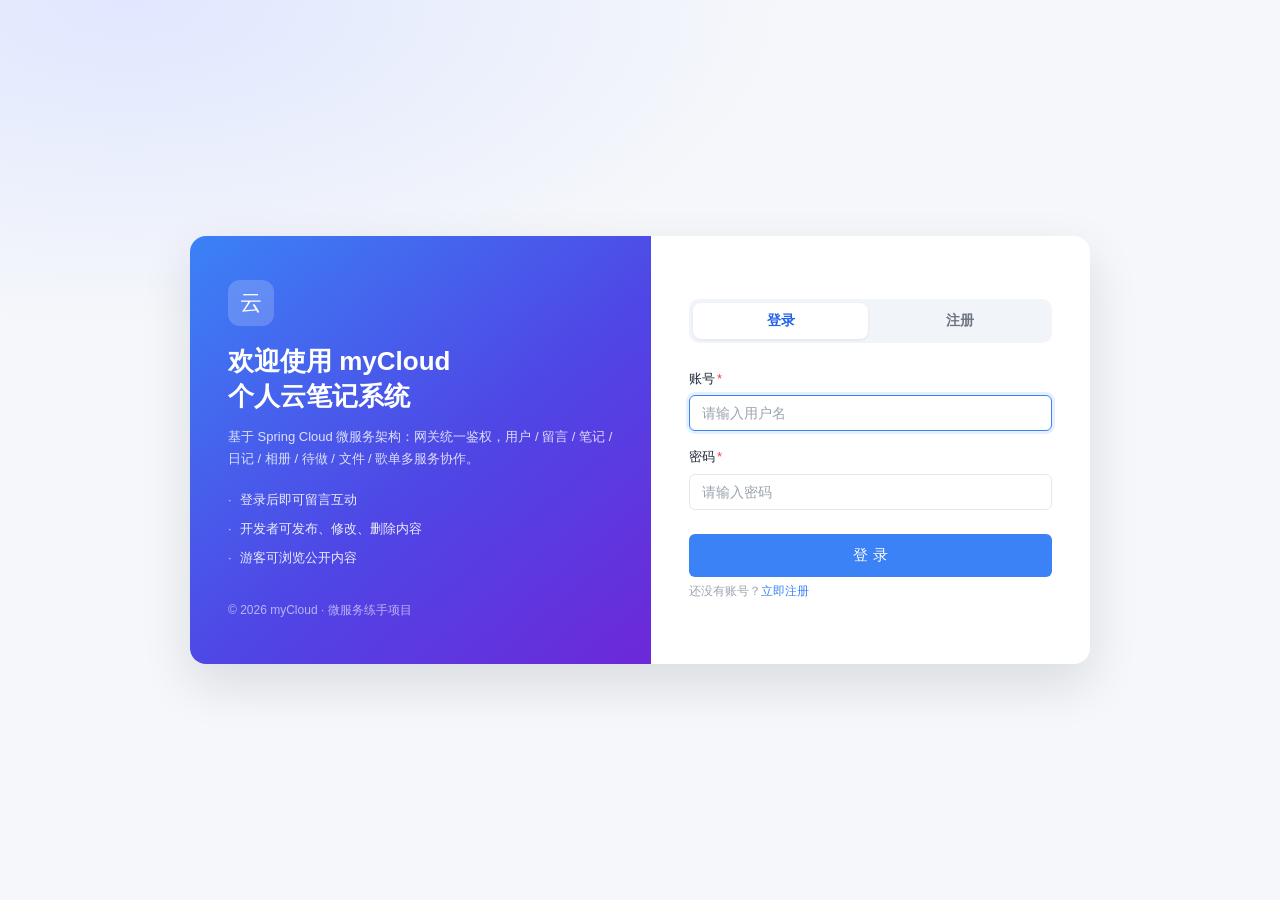
<file: myCloud-web/index.html>
<!DOCTYPE html>
<html lang="zh-CN">
<head>
  <meta charset="UTF-8">
  <meta name="viewport" content="width=device-width, initial-scale=1">
  <title>登录 · myCloud</title>
  <link rel="stylesheet" href="css/base.css?v=20261128f">
  <link rel="stylesheet" href="css/layout.css?v=20261128f">
  <style>
    body.auth-page {
      display: grid;
      place-items: center;
      min-height: 100vh;
      background: radial-gradient(1200px 600px at 10% 0%, #e0e7ff 0%, #f5f7fa 55%);
    }
    .auth-wrap {
      width: 100%;
      max-width: 900px;
      display: grid;
      grid-template-columns: 1.05fr 1fr;
      margin: 24px;
      background: #fff;
      border-radius: 16px;
      overflow: hidden;
      box-shadow: 0 20px 50px rgba(15, 23, 42, .12);
    }
    .auth-intro {
      padding: 44px 38px;
      color: #fff;
      background: linear-gradient(140deg, #3b82f6 0%, #4f46e5 55%, #6d28d9 100%);
      display: flex;
      flex-direction: column;
      justify-content: space-between;
      gap: 32px;
    }
    .auth-intro .logo-lg {
      display: inline-grid;
      place-items: center;
      width: 46px;
      height: 46px;
      border-radius: 12px;
      background: rgba(255, 255, 255, .18);
      font-size: 22px;
      margin-bottom: 18px;
    }
    .auth-intro h1 { font-size: 26px; line-height: 1.35; }
    .auth-intro p { margin-top: 12px; font-size: 13px; color: rgba(255, 255, 255, .82); line-height: 1.7; }
    .auth-intro ul { margin-top: 20px; display: grid; gap: 8px; font-size: 13px; color: rgba(255, 255, 255, .9); }
    .auth-intro li::before { content: '·'; margin-right: 8px; color: rgba(255, 255, 255, .7); }
    .auth-foot { font-size: 12px; color: rgba(255, 255, 255, .6); }

    .auth-panel { padding: 40px 38px; display: flex; flex-direction: column; justify-content: center; }
    .auth-tabs {
      display: grid;
      grid-template-columns: 1fr 1fr;
      gap: 4px;
      padding: 4px;
      margin-bottom: 26px;
      background: #f1f5f9;
      border-radius: 10px;
    }
    .auth-tabs button {
      padding: 9px;
      border: none;
      border-radius: 8px;
      background: transparent;
      color: var(--text-sub);
      font-weight: 600;
      cursor: pointer;
      transition: all .18s ease;
    }
    .auth-tabs button.active { background: #fff; color: var(--primary-dark); box-shadow: var(--shadow); }

    .captcha-box {
      flex: 0 0 116px;
      height: 40px;
      display: grid;
      place-items: center;
      border: 1px solid var(--border);
      border-radius: var(--radius-sm);
      background: #f8fafc;
      font-family: "Courier New", monospace;
      font-size: 17px;
      font-weight: 700;
      letter-spacing: 3px;
      color: var(--primary-dark);
      cursor: pointer;
      user-select: none;
    }
    .captcha-box:hover { border-color: var(--primary); }
    .captcha-box.loading { color: var(--text-light); letter-spacing: 0; font-size: 12px; }

    @media (max-width: 860px) {
      .auth-wrap { grid-template-columns: 1fr; max-width: 460px; }
      .auth-intro { display: none; }
      .auth-panel { padding: 32px 24px; }
    }
  </style>
</head>
<body class="auth-page">

<div class="auth-wrap">
  <!-- 左侧品牌介绍 -->
  <aside class="auth-intro">
    <div>
      <div class="logo-lg">云</div>
      <h1>欢迎使用 myCloud<br>个人云笔记系统</h1>
      <p>基于 Spring Cloud 微服务架构：网关统一鉴权，用户 / 留言 / 笔记 / 日记 / 相册 / 待做 / 文件 / 歌单多服务协作。</p>
      <ul>
        <li>登录后即可留言互动</li>
        <li>开发者可发布、修改、删除内容</li>
        <li>游客可浏览公开内容</li>
      </ul>
    </div>
    <div class="auth-foot">© 2026 myCloud · 微服务练手项目</div>
  </aside>

  <!-- 右侧登录 / 注册 -->
  <main class="auth-panel">
    <div class="auth-tabs">
      <button type="button" id="tabLogin" class="active">登录</button>
      <button type="button" id="tabRegister">注册</button>
    </div>

    <!-- 登录 -->
    <form id="loginForm" autocomplete="on" novalidate>
      <div class="form-item">
        <label class="form-label" for="loginUsername">账号<span class="required">*</span></label>
        <input class="input" id="loginUsername" name="username" placeholder="请输入用户名" autocomplete="username">
      </div>
      <div class="form-item">
        <label class="form-label" for="loginPassword">密码<span class="required">*</span></label>
        <input class="input" id="loginPassword" name="password" type="password" placeholder="请输入密码" autocomplete="current-password">
      </div>
      <div class="form-error hidden" id="loginErr"></div>
      <button class="btn btn-primary btn-block btn-lg mt-8" type="submit" id="btnLogin">登 录</button>
      <p class="form-tip mt-16">还没有账号？<a href="javascript:;" id="linkToRegister">立即注册</a></p>
    </form>

    <!-- 注册 -->
    <form id="registerForm" class="hidden" autocomplete="on" novalidate>
      <div class="form-item">
        <label class="form-label" for="regUsername">账号<span class="required">*</span></label>
        <input class="input" id="regUsername" name="username" placeholder="请输入用户名" autocomplete="username">
      </div>
      <div class="form-item">
        <label class="form-label" for="regPassword">密码<span class="required">*</span></label>
        <input class="input" id="regPassword" name="password" type="password" placeholder="至少 6 位" autocomplete="new-password">
      </div>
      <div class="form-item">
        <label class="form-label" for="regPassword2">确认密码<span class="required">*</span></label>
        <input class="input" id="regPassword2" name="password2" type="password" placeholder="请再次输入密码" autocomplete="new-password">
      </div>
      <div class="form-item">
        <label class="form-label" for="regPhone">手机号<span class="required">*</span></label>
        <input class="input" id="regPhone" name="phone" placeholder="11 位手机号" maxlength="11">
      </div>
      <div class="form-item">
        <label class="form-label" for="regCaptcha">验证码<span class="required">*</span></label>
        <div class="input-row">
          <input class="input" id="regCaptcha" name="captcha" placeholder="请输入右侧验证码" maxlength="8">
          <div class="captcha-box" id="captchaBox" title="点击刷新验证码">点击获取</div>
        </div>
        <p class="form-tip">验证码 5 分钟内有效，点击方块可刷新</p>
      </div>
      <input type="hidden" id="regCaptchaKey">
      <div class="form-error hidden" id="registerErr"></div>
      <button class="btn btn-primary btn-block btn-lg mt-8" type="submit" id="btnRegister">注 册</button>
      <p class="form-tip mt-16">已有账号？<a href="javascript:;" id="linkToLogin">返回登录</a></p>
    </form>
  </main>
</div>

<script src="js/config.js?v=20261128f"></script>
<script src="js/ui.js?v=20261128f"></script>
<script src="js/request.js?v=20261128f"></script>
<script src="js/auth.js?v=20261128f"></script>
<script src="js/pages/login.js?v=20261128f"></script>
</body>
</html>
</file>
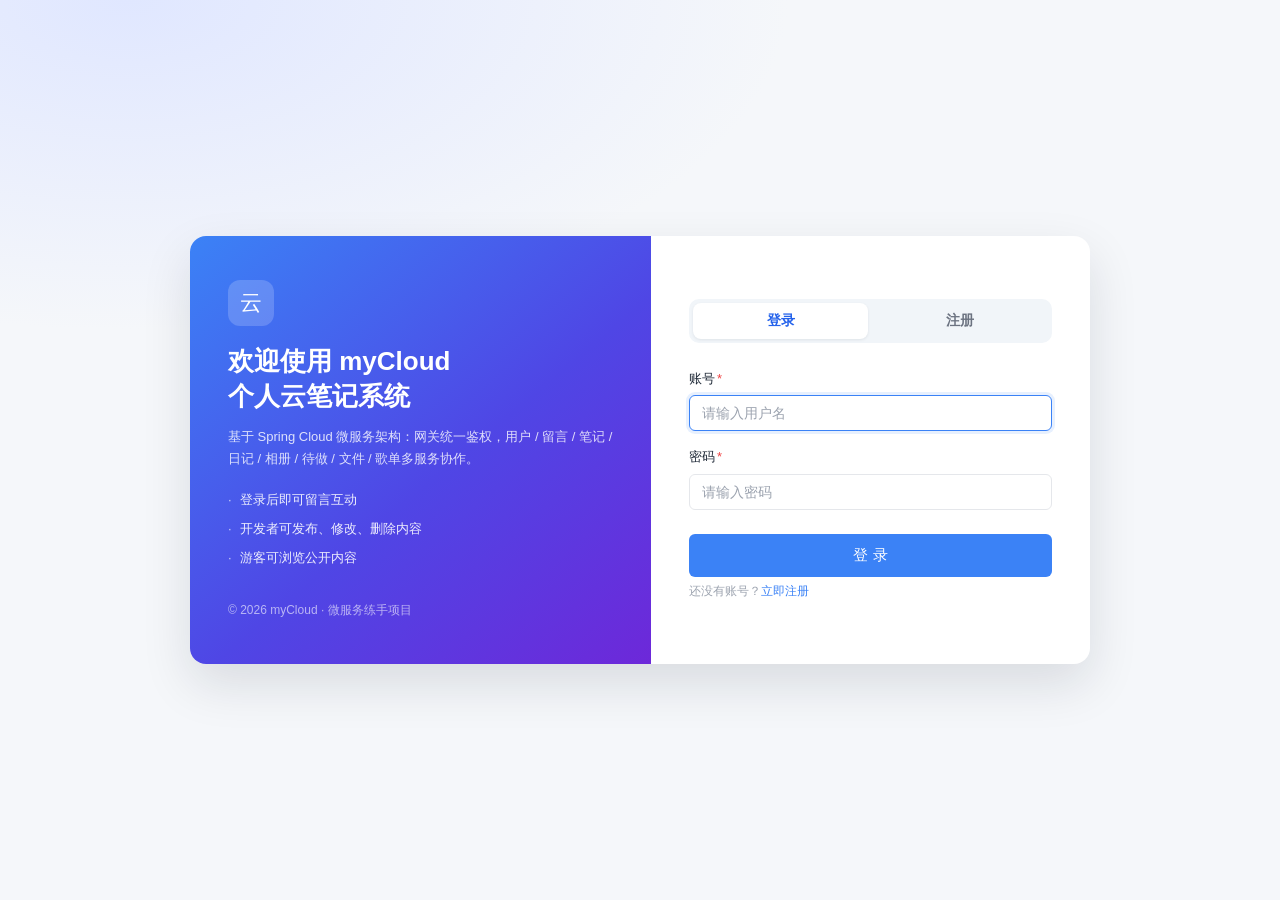
<file: myCloud-web/album.html>
<!DOCTYPE html>
<html lang="zh-CN">
<head>
  <meta charset="UTF-8">
  <meta name="viewport" content="width=device-width, initial-scale=1">
  <title>相册 · myCloud</title>
  <link rel="stylesheet" href="css/base.css?v=20261128f">
  <link rel="stylesheet" href="css/layout.css?v=20261128f">
</head>
<body>

<header class="topbar" id="topbar"></header>

<main class="container">
  <div class="page-head">
    <div>
      <h3 class="page-title">相册</h3>
      <p class="page-desc">
        对应接口：<code>/album</code>（列表 / 上传，multipart/form-data）、
        <code>/album/{photoId}</code>（查看）、<code>/album/rm/{photoId}</code>（删除）
      </p>
    </div>
    <button class="btn btn-primary" id="btnUpload" type="button">+ 上传照片</button>
  </div>

  <section class="card">
    <div class="card-head">
      <span id="albumTitle">照片墙</span>
      <button class="btn btn-ghost btn-sm" id="btnRefresh" type="button">刷新</button>
    </div>
    <div class="card-body">
      <div class="photo-grid" id="photoGrid"></div>
      <div class="load-more" id="loadMoreWrap"></div>
    </div>
  </section>
</main>

<script src="js/config.js?v=20261128f"></script>
<script src="js/ui.js?v=20261128f"></script>
<script src="js/request.js?v=20261128f"></script>
<script src="js/mock.js?v=20261128f"></script>
<script src="js/auth.js?v=20261128f"></script>
<script src="js/pages/album.js?v=20261128f"></script>
</body>
</html>
</file>
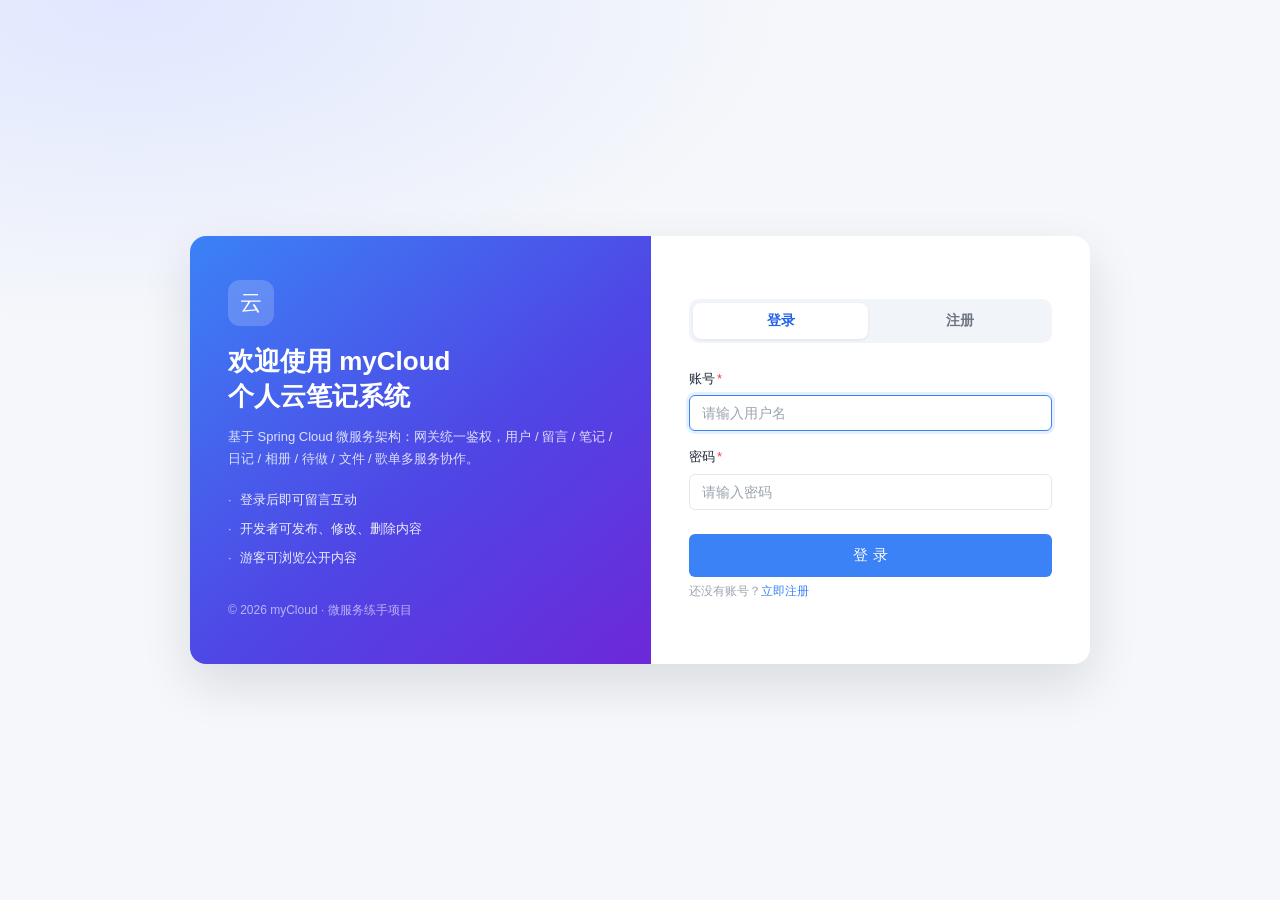
<file: myCloud-web/diary.html>
<!DOCTYPE html>
<html lang="zh-CN">
<head>
  <meta charset="UTF-8">
  <meta name="viewport" content="width=device-width, initial-scale=1">
  <title>日记本 · myCloud</title>
  <link rel="stylesheet" href="css/base.css?v=20261128f">
  <link rel="stylesheet" href="css/layout.css?v=20261128f">
</head>
<body>

<header class="topbar" id="topbar"></header>

<main class="container container-narrow">
  <div class="page-head">
    <div>
      <h3 class="page-title">日记本</h3>
      <p class="page-desc">
        对应接口：<code>/diary</code>（列表 / 写日记）、<code>/diary/{diaryId}</code>（查看 / 修改）、
        <code>/diary/rm/{diaryId}</code>（删除）
      </p>
    </div>
    <button class="btn btn-primary" id="btnNewDiary" type="button">+ 写日记</button>
  </div>

  <section class="card">
    <div class="card-head">
      <span>日记时间线</span>
      <button class="btn btn-ghost btn-sm" id="btnRefresh" type="button">刷新</button>
    </div>
    <div class="card-body">
      <div class="timeline" id="diaryList"></div>
      <div class="load-more" id="loadMoreWrap"></div>
    </div>
  </section>
</main>

<script src="js/config.js?v=20261128f"></script>
<script src="js/ui.js?v=20261128f"></script>
<script src="js/request.js?v=20261128f"></script>
<script src="js/mock.js?v=20261128f"></script>
<script src="js/auth.js?v=20261128f"></script>
<script src="js/pages/diary.js?v=20261128f"></script>
</body>
</html>
</file>
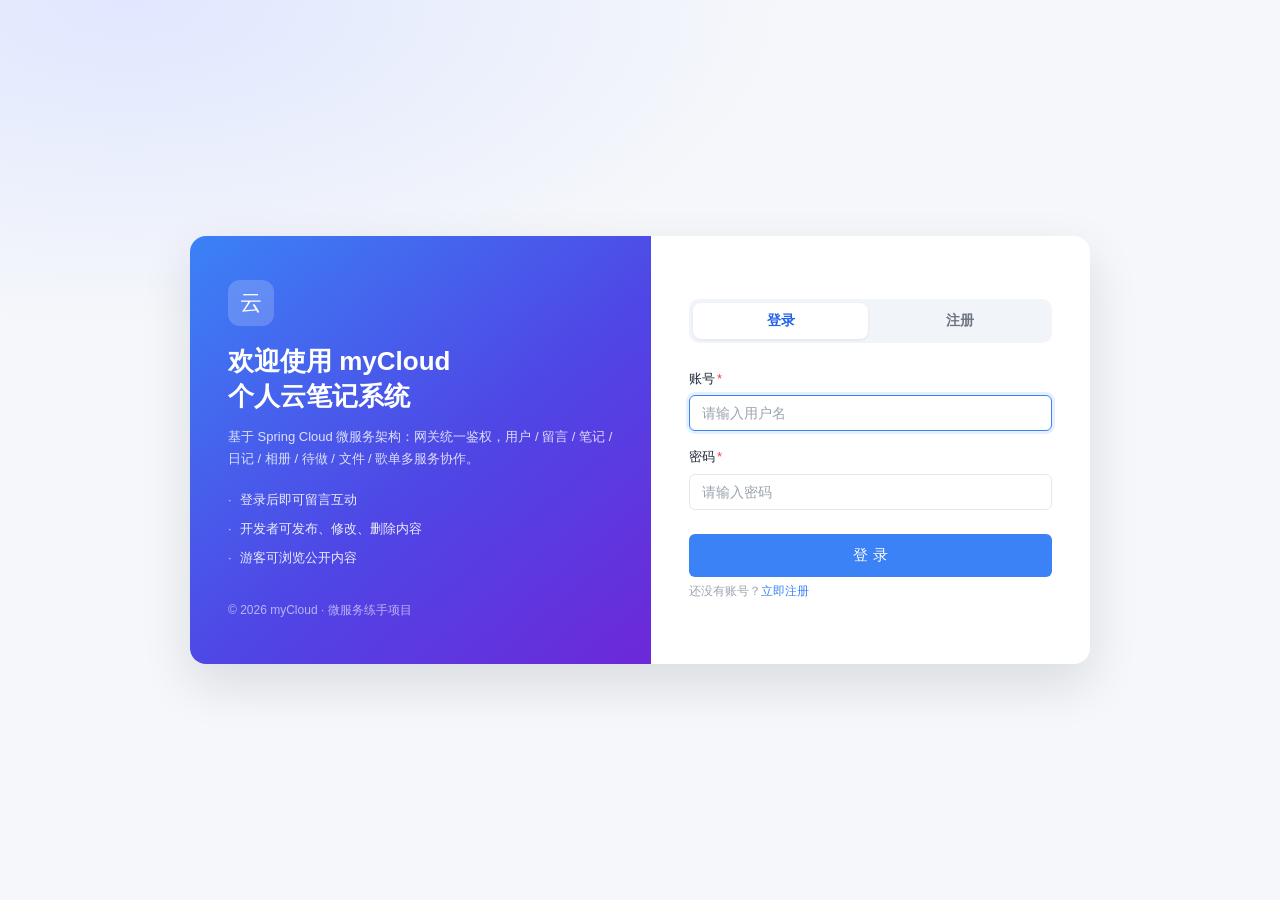
<file: myCloud-web/file.html>
<!DOCTYPE html>
<html lang="zh-CN">
<head>
  <meta charset="UTF-8">
  <meta name="viewport" content="width=device-width, initial-scale=1">
  <title>文件分享 · myCloud</title>
  <link rel="stylesheet" href="css/base.css?v=20261128f">
  <link rel="stylesheet" href="css/layout.css?v=20261128f">
</head>
<body>

<header class="topbar" id="topbar"></header>

<main class="container">
  <div class="page-head">
    <div>
      <h3 class="page-title">文件分享</h3>
      <p class="page-desc">
        对应接口：<code>/file</code>（列表 / 上传，multipart/form-data）、
        <code>/file/{fileId}</code>（下载）、<code>/file/rm/{fileId}</code>（删除）
      </p>
    </div>
    <button class="btn btn-primary" id="btnUpload" type="button">+ 上传文件</button>
  </div>

  <section class="card">
    <div class="card-head">
      <span>文件列表</span>
      <button class="btn btn-ghost btn-sm" id="btnRefresh" type="button">刷新</button>
    </div>
    <div class="card-body" style="padding:0">
      <table class="table">
        <thead>
          <tr>
            <th style="width:44px">#</th>
            <th>文件名</th>
            <th>描述</th>
            <th style="width:90px">大小</th>
            <th style="width:150px">上传时间</th>
            <th style="width:130px">操作</th>
          </tr>
        </thead>
        <tbody id="fileTableBody"></tbody>
      </table>
      <div class="load-more" id="loadMoreWrap"></div>
    </div>
  </section>
</main>

<script src="js/config.js?v=20261128f"></script>
<script src="js/ui.js?v=20261128f"></script>
<script src="js/request.js?v=20261128f"></script>
<script src="js/mock.js?v=20261128f"></script>
<script src="js/auth.js?v=20261128f"></script>
<script src="js/pages/file.js?v=20261128f"></script>
</body>
</html>
</file>
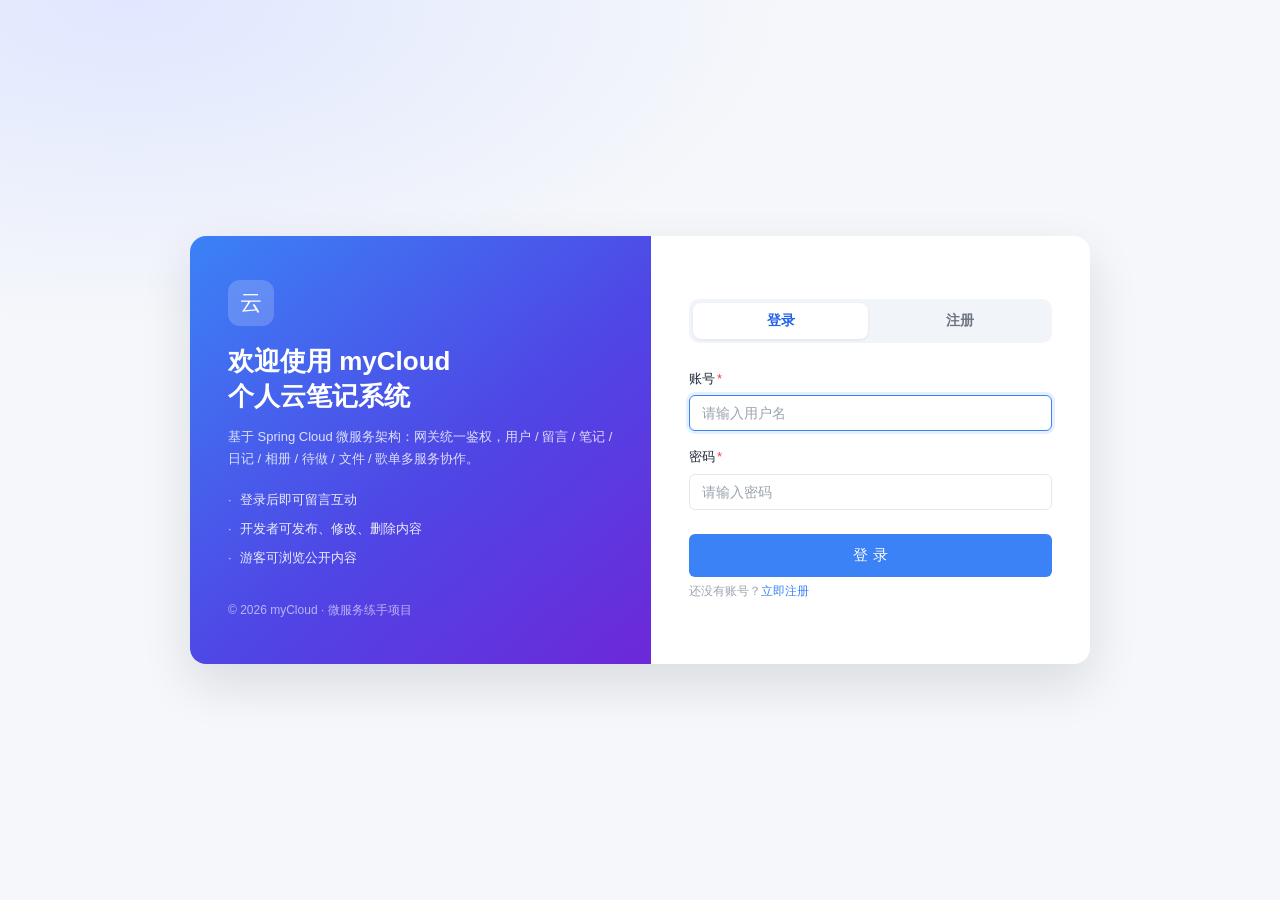
<file: myCloud-web/home.html>
<!DOCTYPE html>
<html lang="zh-CN">
<head>
  <meta charset="UTF-8">
  <meta name="viewport" content="width=device-width, initial-scale=1">
  <title>首页 · myCloud</title>
  <link rel="stylesheet" href="css/base.css?v=20261128f">
  <link rel="stylesheet" href="css/layout.css?v=20261128f">
</head>
<body>

<header class="topbar" id="topbar"></header>

<main class="container">
  <section class="card">
    <div class="card-body" style="display:flex;align-items:center;justify-content:space-between;gap:20px;flex-wrap:wrap">
      <div>
        <h2 class="page-title" id="welcome">你好</h2>
        <p class="page-desc" id="welcomeDesc">欢迎回到 myCloud，从下面选择你要进入的模块。</p>
      </div>
      <div class="text-sub" style="font-size:12px;text-align:right;line-height:1.9">
        <div>网关：<span id="gatewayAddr" class="text-success">—</span></div>
        <div>当前用户 ID：<span id="uidView">—</span></div>
      </div>
    </div>
  </section>

  <div class="page-head mt-24">
    <div>
      <h3 class="page-title">核心功能</h3>
      <p class="page-desc">带宽度的「开发中」角标表示该模块后端接口尚未实现，页面暂时展示示例数据。</p>
    </div>
  </div>

  <div class="grid" id="moduleGrid"></div>
</main>

<script src="js/config.js?v=20261128f"></script>
<script src="js/ui.js?v=20261128f"></script>
<script src="js/request.js?v=20261128f"></script>
<script src="js/auth.js?v=20261128f"></script>
<script>
  (function () {
    if (!Auth.requireLogin()) return;
    Auth.initTopbar('home');

    const user = Auth.getUser() || {};
    const name = user.username || '朋友';
    document.getElementById('welcome').textContent = '你好，' + name;
    document.getElementById('gatewayAddr').textContent = CONFIG.BASE_URL;
    const uid = Auth.currentUserId();
    document.getElementById('uidView').textContent = uid === null ? '—（token 中未解析到）' : uid;

    const grid = document.getElementById('moduleGrid');
    grid.innerHTML = Auth.MODULES.map(function (m) {
      return '' +
        '<a class="module-card" href="' + Auth.pageUrl(m.page) + '">' +
          (m.done ? '' : '<span class="badge badge-dev badge-corner">开发中</span>') +
          '<div class="module-icon">' + m.icon + '</div>' +
          '<div class="module-name">' + UI.escapeHtml(m.name) + '</div>' +
          '<div class="module-desc">' + UI.escapeHtml(m.desc) + '</div>' +
        '</a>';
    }).join('');
  })();
</script>
</body>
</html>
</file>
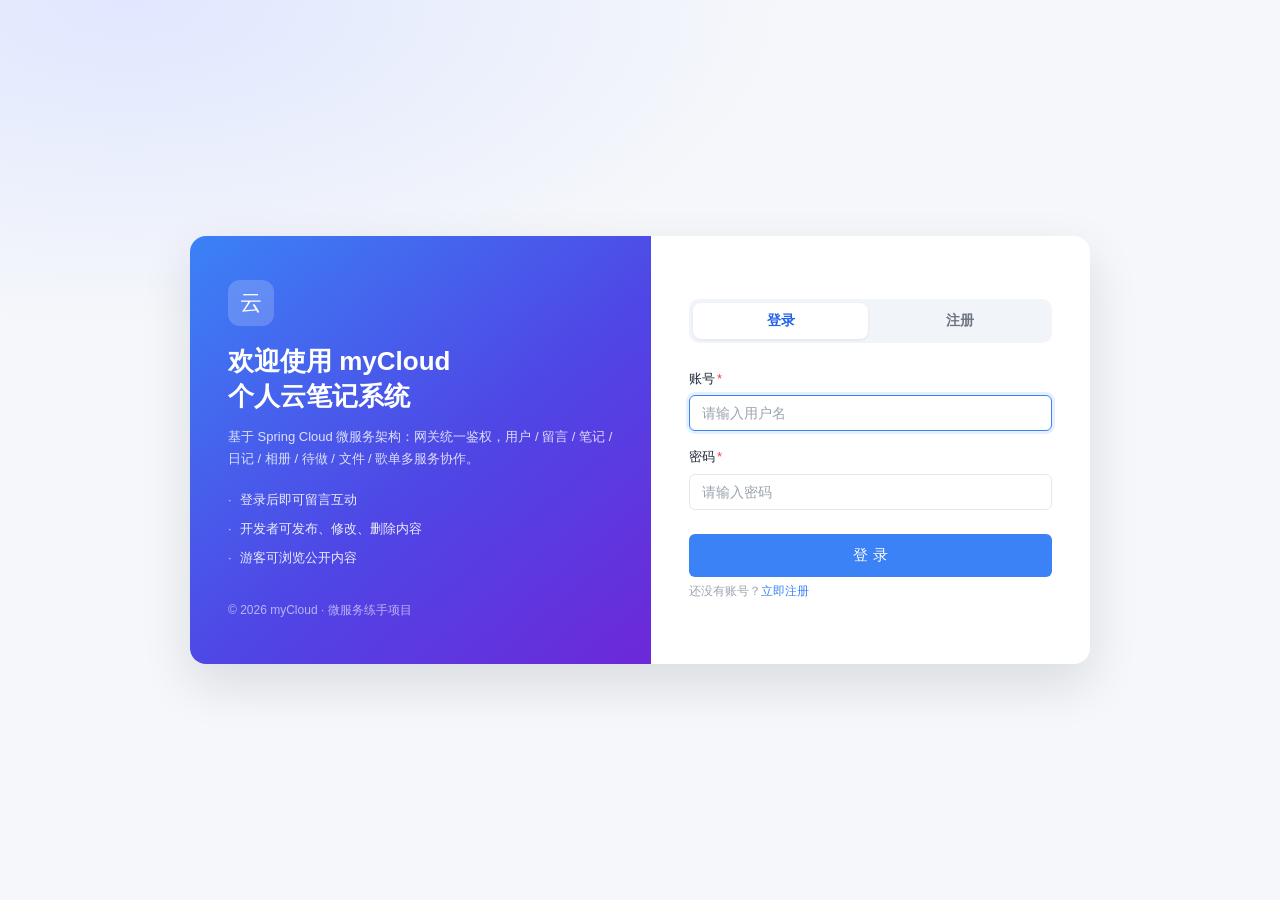
<file: myCloud-web/message.html>
<!DOCTYPE html>
<html lang="zh-CN">
<head>
  <meta charset="UTF-8">
  <meta name="viewport" content="width=device-width, initial-scale=1">
  <title>留言板 · myCloud</title>
  <link rel="stylesheet" href="css/base.css?v=20261128f">
  <link rel="stylesheet" href="css/layout.css?v=20261128f">
</head>
<body>

<header class="topbar" id="topbar"></header>

<main class="container container-narrow">
  <div class="page-head">
    <div>
      <h3 class="page-title">留言板</h3>
      <p class="page-desc">登录后可发布留言，支持游标分页加载与删除（软删除，status 置为已删除）。</p>
    </div>
  </div>

  <!-- 发布留言 -->
  <section class="card">
    <div class="card-head"><span>发布留言</span></div>
    <div class="card-body">
      <textarea id="messageInput" class="textarea" rows="3" maxlength="500"
                placeholder="说点什么吧…（最多 500 字）"></textarea>
      <div style="display:flex;justify-content:space-between;align-items:center;margin-top:10px">
        <span class="text-sub" style="font-size:12px"><span id="charCount">0</span>/500</span>
        <button class="btn btn-primary" id="btnSend" type="button">发布</button>
      </div>
    </div>
  </section>

  <!-- 留言列表 -->
  <section class="card">
    <div class="card-head">
      <span id="listTitle">全部留言</span>
      <div style="display:flex;gap:8px;align-items:center">
        <input class="input" id="filterUserId" placeholder="按用户ID筛选" inputmode="numeric"
               style="width:120px;padding:5px 8px">
        <button class="btn btn-ghost btn-sm" id="btnFilter" type="button">筛选</button>
        <button class="btn btn-ghost btn-sm" id="btnRefresh" type="button">刷新</button>
      </div>
    </div>
    <div class="card-body">
      <div id="messageList"></div>
      <div class="load-more" id="loadMoreWrap"></div>
    </div>
  </section>
</main>

<script src="js/config.js?v=20261128f"></script>
<script src="js/ui.js?v=20261128f"></script>
<script src="js/request.js?v=20261128f"></script>
<script src="js/auth.js?v=20261128f"></script>
<script src="js/pages/message.js?v=20261128f"></script>
</body>
</html>
</file>
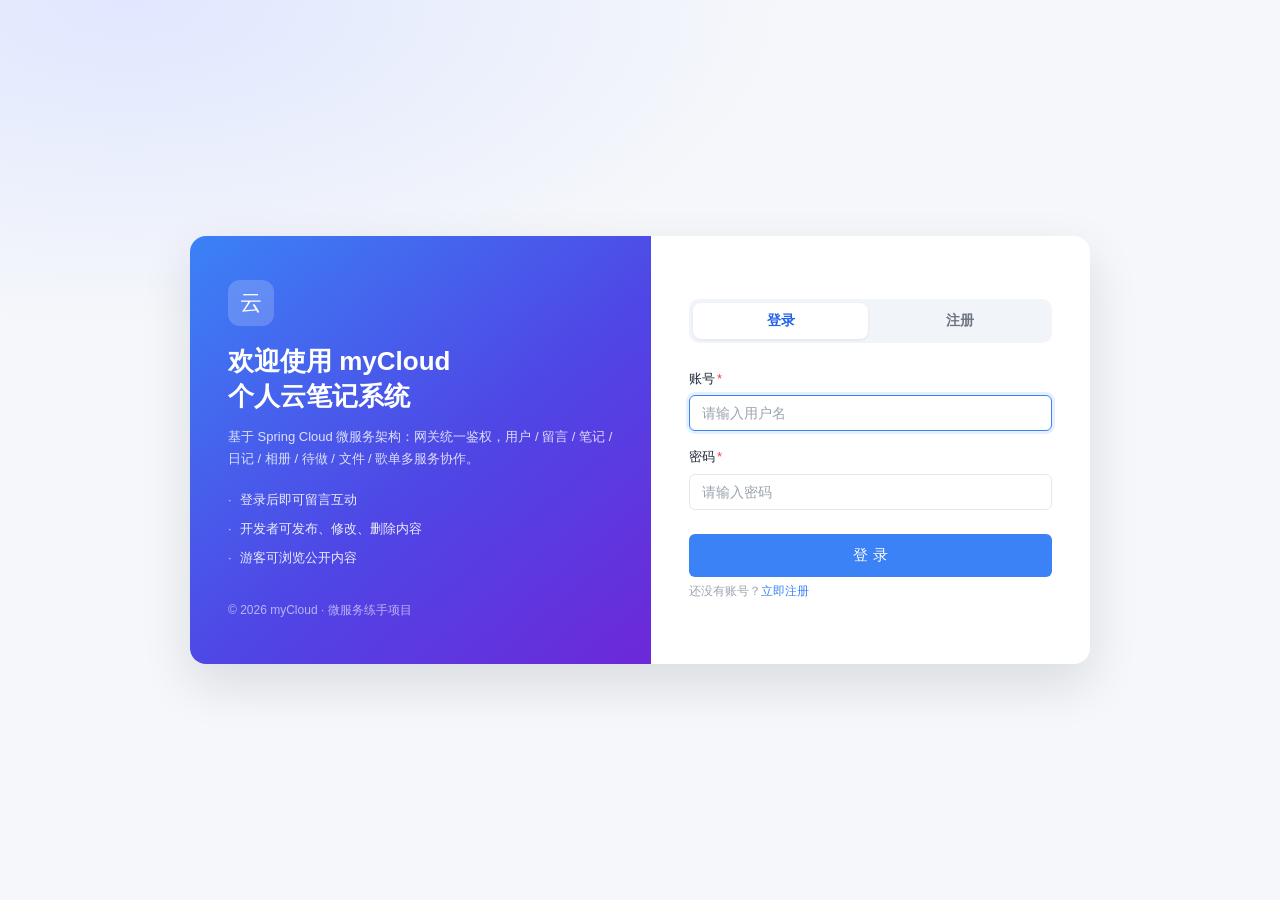
<file: myCloud-web/note.html>
<!DOCTYPE html>
<html lang="zh-CN">
<head>
  <meta charset="UTF-8">
  <meta name="viewport" content="width=device-width, initial-scale=1">
  <title>笔记本 · myCloud</title>
  <link rel="stylesheet" href="css/base.css?v=20261128f">
  <link rel="stylesheet" href="css/layout.css?v=20261128f">
</head>
<body>

<header class="topbar" id="topbar"></header>

<main class="container">
  <div class="page-head">
    <div>
      <h3 class="page-title">笔记本</h3>
      <p class="page-desc">
        对应接口：<code>/note</code>（列表 / 新建）、<code>/note/{noteId}</code>（查看 / 修改）、
        <code>/note/group</code>（新建分组）、<code>/note/{noteId}/group?typeId=</code>（分组归类）、
        <code>/note/rm/{noteId}</code>（删除）
      </p>
    </div>
    <button class="btn btn-primary" id="btnNewNote" type="button">+ 新建笔记</button>
  </div>

  <div class="split-layout">
    <!-- 分组 -->
    <aside class="card">
      <div class="card-head">
        <span>分组</span>
        <button class="btn-text btn-sm" id="btnNewGroup" type="button">+ 新建</button>
      </div>
      <div class="card-body" style="padding:10px">
        <div id="groupList"></div>
      </div>
    </aside>

    <!-- 笔记列表 -->
    <section class="card">
      <div class="card-head">
        <span id="noteTitle">全部笔记</span>
        <button class="btn btn-ghost btn-sm" id="btnRefresh" type="button">刷新</button>
      </div>
      <div class="card-body">
        <div id="noteList"></div>
        <div class="load-more" id="loadMoreWrap"></div>
      </div>
    </section>
  </div>
</main>

<script src="js/config.js?v=20261128f"></script>
<script src="js/ui.js?v=20261128f"></script>
<script src="js/request.js?v=20261128f"></script>
<script src="js/mock.js?v=20261128f"></script>
<script src="js/auth.js?v=20261128f"></script>
<script src="js/pages/note.js?v=20261128f"></script>
</body>
</html>
</file>
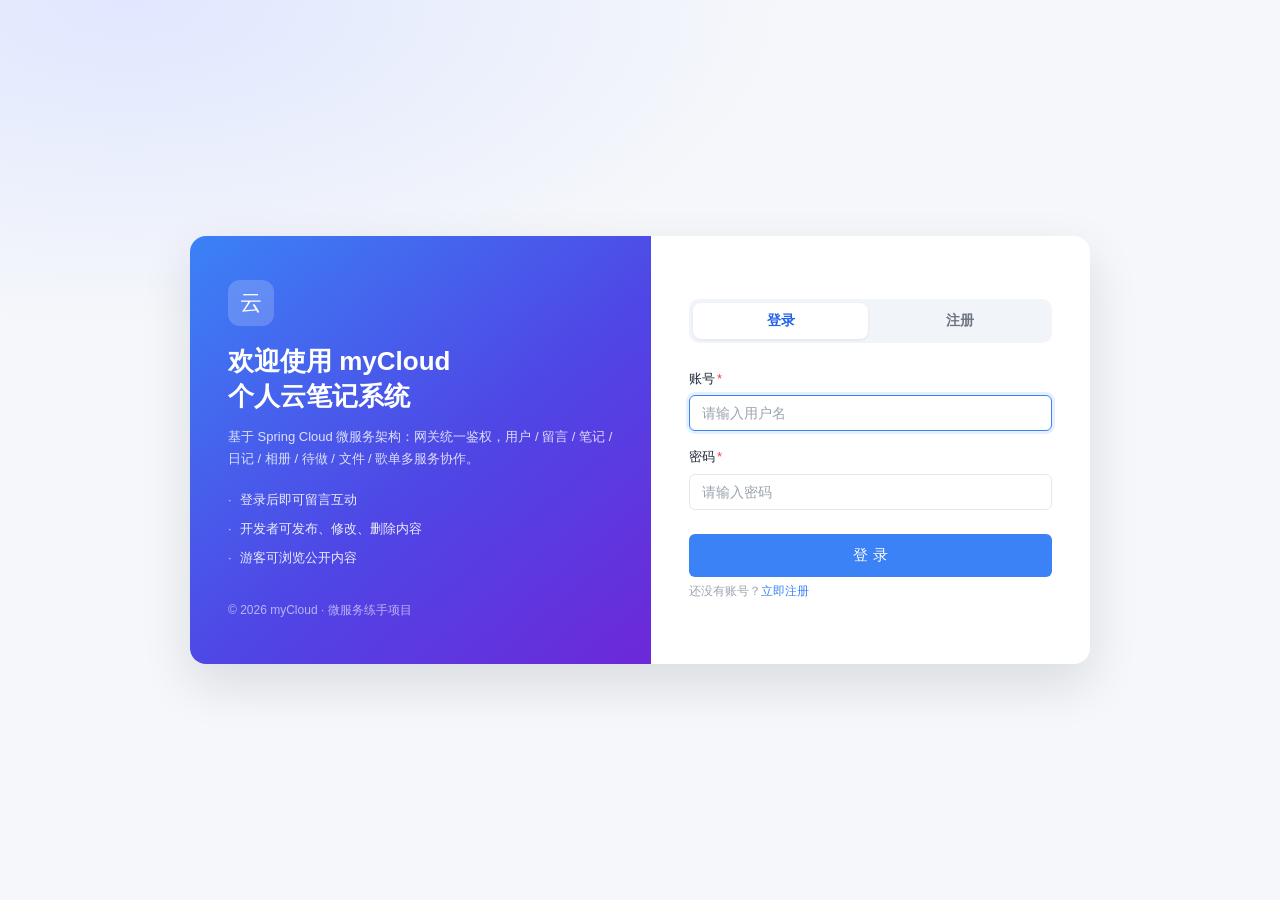
<file: myCloud-web/song.html>
<!DOCTYPE html>
<html lang="zh-CN">
<head>
  <meta charset="UTF-8">
  <meta name="viewport" content="width=device-width, initial-scale=1">
  <title>我的歌单 · myCloud</title>
  <link rel="stylesheet" href="css/base.css?v=20261128f">
  <link rel="stylesheet" href="css/layout.css?v=20261128f">
</head>
<body>

<header class="topbar" id="topbar"></header>

<main class="container container-narrow">
  <div class="page-head">
    <div>
      <h3 class="page-title">我的歌单</h3>
      <p class="page-desc">
        对应接口：<code>/song</code>（列表 / 添加）、<code>/song/{songId}</code>（播放地址）、
        <code>/song/rm/{songId}</code>（删除）
      </p>
    </div>
    <button class="btn btn-primary" id="btnNewSong" type="button">+ 添加歌曲</button>
  </div>

  <section class="card">
    <div class="card-head">
      <span>歌单</span>
      <button class="btn btn-ghost btn-sm" id="btnRefresh" type="button">刷新</button>
    </div>
    <div class="card-body">
      <div id="songList"></div>
      <div class="load-more" id="loadMoreWrap"></div>
    </div>
  </section>
</main>

<script src="js/config.js?v=20261128f"></script>
<script src="js/ui.js?v=20261128f"></script>
<script src="js/request.js?v=20261128f"></script>
<script src="js/mock.js?v=20261128f"></script>
<script src="js/auth.js?v=20261128f"></script>
<script src="js/pages/song.js?v=20261128f"></script>
</body>
</html>
</file>
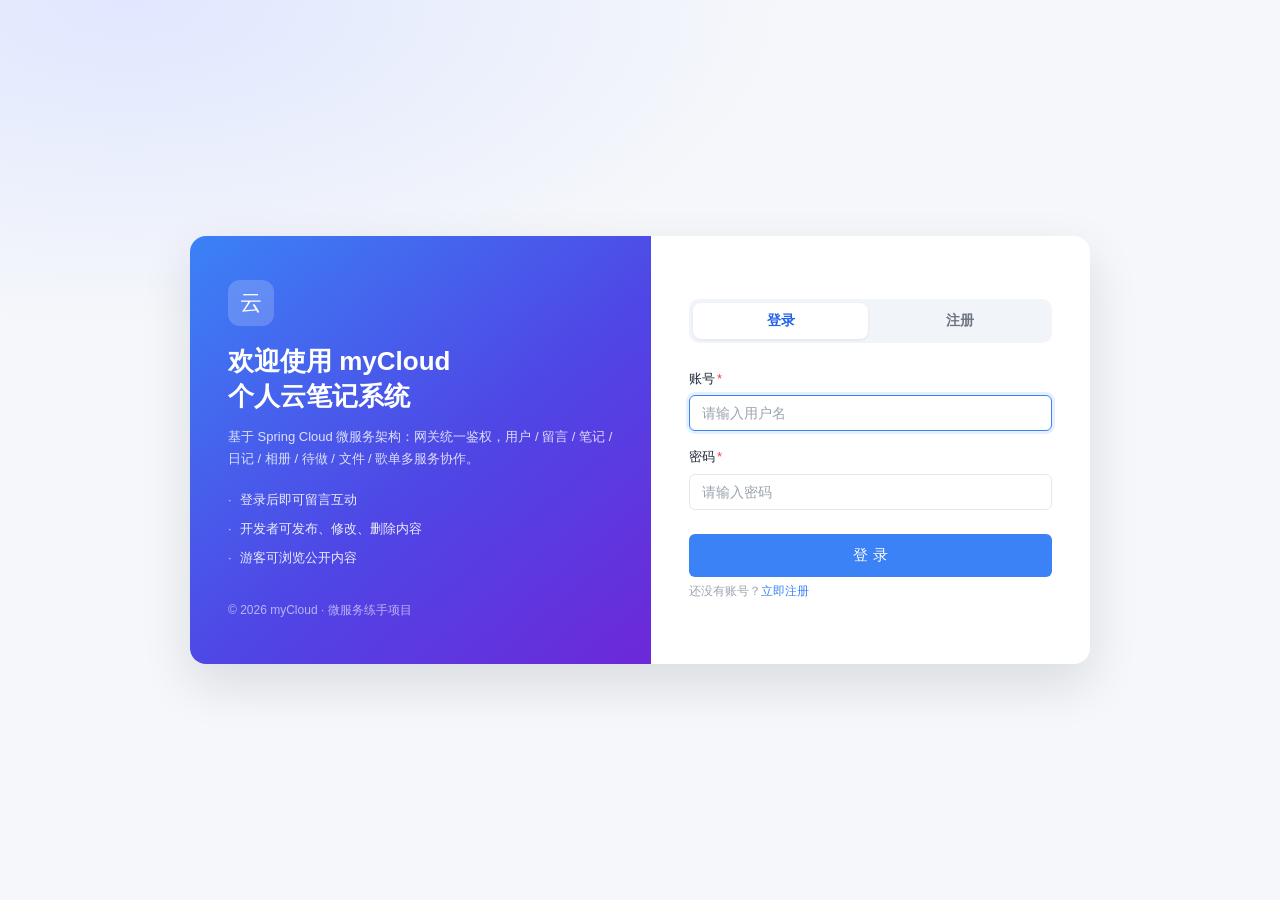
<file: myCloud-web/todo.html>
<!DOCTYPE html>
<html lang="zh-CN">
<head>
  <meta charset="UTF-8">
  <meta name="viewport" content="width=device-width, initial-scale=1">
  <title>待做日程 · myCloud</title>
  <link rel="stylesheet" href="css/base.css?v=20261128f">
  <link rel="stylesheet" href="css/layout.css?v=20261128f">
</head>
<body>

<header class="topbar" id="topbar"></header>

<main class="container container-narrow">
  <div class="page-head">
    <div>
      <h3 class="page-title">待做日程</h3>
      <p class="page-desc">
        对应接口：<code>/todo</code>（列表 / 新建）、<code>/todo/{todoId}</code>（修改）、
        <code>/todo/done/{todoId}</code>（完成）、<code>/todo/rm/{todoId}</code>（删除）
      </p>
    </div>
    <button class="btn btn-primary" id="btnNewTodo" type="button">+ 新建日程</button>
  </div>

  <section class="card">
    <div class="card-head">
      <span>日程列表</span>
      <div style="display:flex;gap:6px;align-items:center">
        <select class="select" id="statusFilter" style="width:110px;padding:5px 8px">
          <option value="">全部状态</option>
          <option value="0">未完成</option>
          <option value="1">已完成</option>
        </select>
        <button class="btn btn-ghost btn-sm" id="btnRefresh" type="button">刷新</button>
      </div>
    </div>
    <div class="card-body">
      <div id="todoList"></div>
      <div class="load-more" id="loadMoreWrap"></div>
    </div>
  </section>
</main>

<script src="js/config.js?v=20261128f"></script>
<script src="js/ui.js?v=20261128f"></script>
<script src="js/request.js?v=20261128f"></script>
<script src="js/mock.js?v=20261128f"></script>
<script src="js/auth.js?v=20261128f"></script>
<script src="js/pages/todo.js?v=20261128f"></script>
</body>
</html>
</file>
<file: myCloud-web/css/base.css>
/* ============================================================
   base.css —— 全局变量 / 重置 / 基础排版
   ============================================================ */
:root {
  --primary: #3b82f6;
  --primary-dark: #2563eb;
  --primary-light: #eff6ff;
  --success: #10b981;
  --danger: #ef4444;
  --warning: #f59e0b;
  --text: #1f2937;
  --text-sub: #6b7280;
  --text-light: #9ca3af;
  --border: #e5e7eb;
  --bg: #f5f7fa;
  --white: #ffffff;
  --radius: 10px;
  --radius-sm: 6px;
  --shadow: 0 1px 3px rgba(15, 23, 42, .08);
  --shadow-lg: 0 10px 30px rgba(15, 23, 42, .10);
  --header-h: 60px;
}

* { box-sizing: border-box; margin: 0; padding: 0; }

html, body { height: 100%; }

body {
  font-family: -apple-system, BlinkMacSystemFont, "Segoe UI", "PingFang SC",
               "Hiragino Sans GB", "Microsoft YaHei", sans-serif;
  font-size: 14px;
  line-height: 1.6;
  color: var(--text);
  background: var(--bg);
  -webkit-font-smoothing: antialiased;
}

a { color: var(--primary); text-decoration: none; }
a:hover { color: var(--primary-dark); }

img { display: block; max-width: 100%; }

input, textarea, select, button { font-family: inherit; font-size: inherit; color: inherit; }
/* 浏览器给原生按钮画的默认黑边，统一改成 70% 透明度的灰色；
   .btn / .btn-ghost / .btn-primary / .btn-danger 等会在 layout.css 中覆盖为自己的边框 */
button { border: 1px solid rgba(107, 114, 128, .7); }
textarea { resize: vertical; }

ul, ol { list-style: none; }

::-webkit-scrollbar { width: 8px; height: 8px; }
::-webkit-scrollbar-thumb { background: #cbd5e1; border-radius: 4px; }
::-webkit-scrollbar-thumb:hover { background: #94a3b8; }
::-webkit-scrollbar-track { background: transparent; }

.hidden { display: none !important; }
.text-sub { color: var(--text-sub); }
.text-danger { color: var(--danger); }
.text-success { color: var(--success); }
.mt-8 { margin-top: 8px; }
.mt-16 { margin-top: 16px; }
.mt-24 { margin-top: 24px; }
</file>
<file: myCloud-web/css/layout.css>
/* ============================================================
   layout.css —— 顶栏 / 容器 / 卡片 / 表单 / 按钮 / 表格 / 弹窗 / 分页
   ============================================================ */

/* ---------------- 顶栏 ---------------- */
.topbar {
  position: sticky;
  top: 0;
  z-index: 100;
  height: var(--header-h);
  display: flex;
  align-items: center;
  justify-content: space-between;
  gap: 16px;
  padding: 0 24px;
  background: var(--white);
  border-bottom: 1px solid var(--border);
  box-shadow: var(--shadow);
}

.brand {
  display: flex;
  align-items: center;
  gap: 10px;
  font-size: 17px;
  font-weight: 700;
  color: var(--text);
}
.brand .logo {
  width: 30px;
  height: 30px;
  display: grid;
  place-items: center;
  border-radius: 8px;
  background: linear-gradient(135deg, var(--primary), #6366f1);
  color: #fff;
  font-size: 15px;
}

.topbar-left, .topbar-right {
  display: flex;
  align-items: center;
  gap: 12px;
}

.topbar-nav { display: flex; gap: 4px; }
.topbar-nav a {
  padding: 6px 12px;
  border-radius: var(--radius-sm);
  color: var(--text-sub);
  font-weight: 500;
}
.topbar-nav a:hover { background: var(--primary-light); color: var(--primary-dark); }
.topbar-nav a.active { background: var(--primary-light); color: var(--primary-dark); }

.user-chip {
  display: flex;
  align-items: center;
  gap: 8px;
  padding: 4px 10px 4px 4px;
  border-radius: 999px;
  background: #f8fafc;
  border: 1px solid var(--border);
  font-weight: 500;
}
.user-chip .avatar {
  width: 26px;
  height: 26px;
  border-radius: 50%;
  display: grid;
  place-items: center;
  background: var(--primary);
  color: #fff;
  font-size: 12px;
  text-transform: uppercase;
}

/* ---------------- 容器 ---------------- */
.container {
  max-width: 1120px;
  margin: 0 auto;
  padding: 24px;
}
.container-narrow { max-width: 760px; }

.page-head {
  display: flex;
  align-items: flex-end;
  justify-content: space-between;
  gap: 16px;
  margin-bottom: 20px;
}
.page-title { font-size: 20px; font-weight: 700; }
.page-desc { margin-top: 4px; color: var(--text-sub); font-size: 13px; }

/* ---------------- 卡片 ---------------- */
.card {
  background: var(--white);
  border: 1px solid var(--border);
  border-radius: var(--radius);
  box-shadow: var(--shadow);
}
.card + .card { margin-top: 16px; }
.card-head {
  display: flex;
  align-items: center;
  justify-content: space-between;
  gap: 12px;
  padding: 14px 18px;
  border-bottom: 1px solid var(--border);
  font-weight: 600;
}
.card-body { padding: 18px; }

/* ---------------- 模块卡片网格 ---------------- */
.grid {
  display: grid;
  gap: 16px;
  grid-template-columns: repeat(auto-fill, minmax(240px, 1fr));
}
.module-card {
  position: relative;
  display: block;
  padding: 20px;
  background: var(--white);
  border: 1px solid var(--border);
  border-radius: var(--radius);
  box-shadow: var(--shadow);
  transition: transform .18s ease, box-shadow .18s ease, border-color .18s ease;
}
.module-card:hover {
  transform: translateY(-3px);
  box-shadow: var(--shadow-lg);
  border-color: #bfdbfe;
  color: var(--text);
}
.module-icon {
  width: 42px;
  height: 42px;
  display: grid;
  place-items: center;
  border-radius: 10px;
  font-size: 20px;
  background: var(--primary-light);
  margin-bottom: 12px;
}
.module-name { font-size: 15px; font-weight: 600; }
.module-desc { margin-top: 4px; font-size: 12px; color: var(--text-sub); }
.badge {
  display: inline-block;
  padding: 1px 8px;
  border-radius: 999px;
  font-size: 11px;
  font-weight: 500;
  line-height: 18px;
}
.badge-dev { background: #fef3c7; color: #b45309; }
.badge-done { background: #d1fae5; color: #047857; }
.badge-corner { position: absolute; top: 12px; right: 12px; }

/* ---------------- 表单 ---------------- */
.form-item { margin-bottom: 16px; }
.form-label {
  display: block;
  margin-bottom: 6px;
  font-size: 13px;
  font-weight: 500;
  color: var(--text);
}
.form-label .required { color: var(--danger); margin-left: 2px; }

.input, .textarea, .select {
  width: 100%;
  padding: 9px 12px;
  background: var(--white);
  border: 1px solid var(--border);
  border-radius: var(--radius-sm);
  outline: none;
  transition: border-color .18s ease, box-shadow .18s ease;
}
.input:focus, .textarea:focus, .select:focus {
  border-color: var(--primary);
  box-shadow: 0 0 0 3px rgba(59, 130, 246, .12);
}
.input::placeholder, .textarea::placeholder { color: var(--text-light); }
.input:disabled { background: #f8fafc; cursor: not-allowed; }

/* 文件选择框内嵌的“选择文件”原生按钮默认也是黑边，统一改成 70% 灰 */
input[type="file"]::file-selector-button {
  margin-right: 10px;
  padding: 5px 12px;
  border: 1px solid rgba(107, 114, 128, .7);
  border-radius: var(--radius-sm);
  background: var(--white);
  color: var(--text-sub);
  font-weight: 500;
  cursor: pointer;
  transition: border-color .18s ease, color .18s ease, background .18s ease;
}
input[type="file"]::file-selector-button:hover {
  border-color: var(--primary);
  background: var(--primary-light);
  color: var(--primary);
}

.input-row { display: flex; gap: 10px; }
.input-row .input { flex: 1; }

.form-tip { margin-top: 5px; font-size: 12px; color: var(--text-light); }
.form-error { margin-top: 5px; font-size: 12px; color: var(--danger); }

/* ---------------- 按钮 ---------------- */
.btn {
  display: inline-flex;
  align-items: center;
  justify-content: center;
  gap: 6px;
  padding: 9px 16px;
  border: 1px solid transparent;
  border-radius: var(--radius-sm);
  background: var(--white);
  color: var(--text);
  font-weight: 500;
  cursor: pointer;
  transition: all .18s ease;
  white-space: nowrap;
}
.btn:hover { opacity: .92; }
.btn:disabled { opacity: .55; cursor: not-allowed; }

.btn-primary { background: var(--primary); color: #fff; }
.btn-primary:hover { background: var(--primary-dark); color: #fff; }
.btn-ghost { border-color: var(--border); color: var(--text-sub); }
.btn-ghost:hover { border-color: var(--primary); color: var(--primary); }
.btn-danger { background: var(--danger); color: #fff; }
/* 文字按钮：各模块列表里的“编辑 / 删除 / 完成 / 分组 / 下载”等由 JS 直接生成，
   只带 btn-text，没有 btn，若不显式声明边框就会露出浏览器默认的黑边。
   这里统一改为 70% 透明度的灰色描边。 */
.btn-text {
  border: 1px solid rgba(107, 114, 128, .7);
  border-radius: var(--radius-sm);
  background: transparent;
  color: var(--primary);
  padding: 4px 8px;
  cursor: pointer;
  transition: border-color .18s ease, background .18s ease, color .18s ease;
}
.btn-text:hover { border-color: rgba(107, 114, 128, .95); background: #f8fafc; }
.btn-text.danger { color: var(--danger); }
.btn-sm { padding: 5px 10px; font-size: 13px; }
.btn-block { width: 100%; }
.btn-lg { padding: 11px 18px; font-size: 15px; }

.btn .spinner {
  width: 13px;
  height: 13px;
  border: 2px solid rgba(255, 255, 255, .45);
  border-top-color: #fff;
  border-radius: 50%;
  animation: spin .7s linear infinite;
}
@keyframes spin { to { transform: rotate(360deg); } }

/* ---------------- 表格 ---------------- */
.table { width: 100%; border-collapse: collapse; }
.table th, .table td {
  padding: 11px 14px;
  text-align: left;
  border-bottom: 1px solid var(--border);
  vertical-align: middle;
}
.table th {
  background: #f8fafc;
  font-size: 12px;
  font-weight: 600;
  color: var(--text-sub);
  letter-spacing: .3px;
}
.table tbody tr:hover { background: #fafcff; }
.table td .actions { display: flex; gap: 4px; }

/* ---------------- 简单列表 ---------------- */
.list-item {
  padding: 14px 0;
  border-bottom: 1px dashed var(--border);
}
.list-item:last-child { border-bottom: none; }
.list-item-main { display: flex; justify-content: space-between; gap: 12px; }
.list-item-title { font-weight: 500; word-break: break-word; }
.list-item-meta { margin-top: 6px; font-size: 12px; color: var(--text-light); }

/* ---------------- 弹窗 ---------------- */
.mask {
  position: fixed;
  inset: 0;
  z-index: 900;
  display: flex;
  align-items: center;
  justify-content: center;
  padding: 20px;
  background: rgba(15, 23, 42, .45);
  animation: fadeIn .16s ease;
}
.modal {
  width: 100%;
  max-width: 460px;
  max-height: 86vh;
  overflow: auto;
  background: var(--white);
  border-radius: var(--radius);
  box-shadow: var(--shadow-lg);
  animation: popIn .18s ease;
}
.modal-head {
  display: flex;
  align-items: center;
  justify-content: space-between;
  padding: 16px 20px;
  border-bottom: 1px solid var(--border);
  font-weight: 600;
}
.modal-close {
  border: none;
  background: transparent;
  color: var(--text-light);
  font-size: 20px;
  line-height: 1;
  cursor: pointer;
}
.modal-close:hover { color: var(--danger); }
.modal-body { padding: 20px; }
.modal-foot {
  display: flex;
  justify-content: flex-end;
  gap: 10px;
  padding: 14px 20px;
  border-top: 1px solid var(--border);
}
@keyframes fadeIn { from { opacity: 0; } to { opacity: 1; } }
@keyframes popIn { from { opacity: 0; transform: translateY(8px) scale(.98); } to { opacity: 1; transform: none; } }

/* ---------------- Toast ---------------- */
.toast-wrap {
  position: fixed;
  top: 20px;
  left: 50%;
  transform: translateX(-50%);
  z-index: 1000;
  display: flex;
  flex-direction: column;
  gap: 10px;
  align-items: center;
  pointer-events: none;
}
.toast {
  min-width: 160px;
  max-width: 70vw;
  padding: 10px 16px;
  border-radius: var(--radius-sm);
  background: rgba(31, 41, 55, .92);
  color: #fff;
  font-size: 13px;
  box-shadow: var(--shadow-lg);
  animation: toastIn .2s ease;
}
.toast-success { background: rgba(16, 185, 129, .95); }
.toast-error { background: rgba(239, 68, 68, .95); }
.toast-warning { background: rgba(245, 158, 11, .95); }
@keyframes toastIn { from { opacity: 0; transform: translateY(-8px); } to { opacity: 1; transform: none; } }

/* ---------------- 加载 / 空状态 / 分页 ---------------- */
.loading {
  display: flex;
  align-items: center;
  justify-content: center;
  gap: 10px;
  padding: 28px 0;
  color: var(--text-light);
  font-size: 13px;
}
.loading::before {
  content: '';
  width: 16px;
  height: 16px;
  border: 2px solid var(--border);
  border-top-color: var(--primary);
  border-radius: 50%;
  animation: spin .7s linear infinite;
}

.empty {
  padding: 40px 20px;
  text-align: center;
  color: var(--text-light);
  font-size: 13px;
}
.empty .empty-icon { font-size: 26px; margin-bottom: 8px; }

.load-more {
  display: flex;
  justify-content: center;
  padding: 16px 0 4px;
}
.no-more {
  padding: 16px 0 4px;
  text-align: center;
  font-size: 12px;
  color: var(--text-light);
}

/* ---------------- 上传 / 图片墙 / 音频 ---------------- */
.upload-drop {
  display: flex;
  flex-direction: column;
  align-items: center;
  gap: 6px;
  padding: 26px;
  border: 1px dashed #cbd5e1;
  border-radius: var(--radius);
  background: #fafcff;
  color: var(--text-sub);
  cursor: pointer;
  transition: border-color .18s ease, background .18s ease;
}
.upload-drop:hover { border-color: var(--primary); background: var(--primary-light); }

.photo-grid {
  display: grid;
  gap: 14px;
  grid-template-columns: repeat(auto-fill, minmax(160px, 1fr));
}
.photo-card {
  position: relative;
  overflow: hidden;
  border: 1px solid var(--border);
  border-radius: var(--radius);
  background: var(--white);
}
.photo-card .thumb {
  height: 130px;
  display: grid;
  place-items: center;
  background: linear-gradient(135deg, #eff6ff, #e0e7ff);
  color: var(--primary);
  font-size: 30px;
}
.photo-card .meta { padding: 8px 10px; font-size: 12px; color: var(--text-sub); }
.photo-card .del {
  position: absolute;
  top: 6px;
  right: 6px;
  width: 24px;
  height: 24px;
  display: grid;
  place-items: center;
  border: none;
  border-radius: 50%;
  background: rgba(15, 23, 42, .55);
  color: #fff;
  cursor: pointer;
  opacity: 0;
  transition: opacity .18s ease;
}
.photo-card:hover .del { opacity: 1; }

.audio-item {
  display: flex;
  align-items: center;
  gap: 12px;
  padding: 12px 0;
  border-bottom: 1px dashed var(--border);
}
.audio-item:last-child { border-bottom: none; }
.audio-item audio { height: 34px; }

/* ---------------- 响应式 ---------------- */
@media (max-width: 768px) {
  .container { padding: 16px; }
  .topbar { padding: 0 14px; }
  .topbar-nav { display: none; }
  .page-head { flex-direction: column; align-items: flex-start; }
  .grid { grid-template-columns: repeat(auto-fill, minmax(160px, 1fr)); }
  .table th, .table td { padding: 9px 10px; }
}

/* ---------------- 两栏布局（笔记） ---------------- */
.split-layout {
  display: grid;
  grid-template-columns: 210px 1fr;
  gap: 16px;
  align-items: start;
}
@media (max-width: 860px) {
  .split-layout { grid-template-columns: 1fr; }
}

.side-item {
  display: flex;
  align-items: center;
  justify-content: space-between;
  gap: 8px;
  padding: 8px 10px;
  border-radius: var(--radius-sm);
  color: var(--text-sub);
  cursor: pointer;
  transition: background .16s ease, color .16s ease;
}
.side-item:hover { background: var(--primary-light); color: var(--primary-dark); }
.side-item.active { background: var(--primary-light); color: var(--primary-dark); font-weight: 600; }
.side-item .count { font-size: 11px; color: var(--text-light); }

/* ---------------- 时间线（日记） ---------------- */
.timeline { position: relative; padding-left: 18px; }
.timeline::before {
  content: '';
  position: absolute;
  left: 5px;
  top: 8px;
  bottom: 8px;
  width: 2px;
  background: var(--border);
}
.timeline-item { position: relative; padding-bottom: 18px; }
.timeline-item::before {
  content: '';
  position: absolute;
  left: -17px;
  top: 7px;
  width: 9px;
  height: 9px;
  border-radius: 50%;
  background: var(--primary);
  box-shadow: 0 0 0 3px #dbeafe;
}
.timeline-date { font-size: 12px; color: var(--text-light); }
.timeline-text { margin-top: 4px; white-space: pre-wrap; word-break: break-word; }

/* ---------------- 状态样式 ---------------- */
.todo-done { text-decoration: line-through; color: var(--text-light); }
.meta-tag {
  display: inline-block;
  padding: 0 6px;
  margin-right: 6px;
  border-radius: 4px;
  background: #f1f5f9;
  color: var(--text-sub);
  font-size: 11px;
}
</file>
